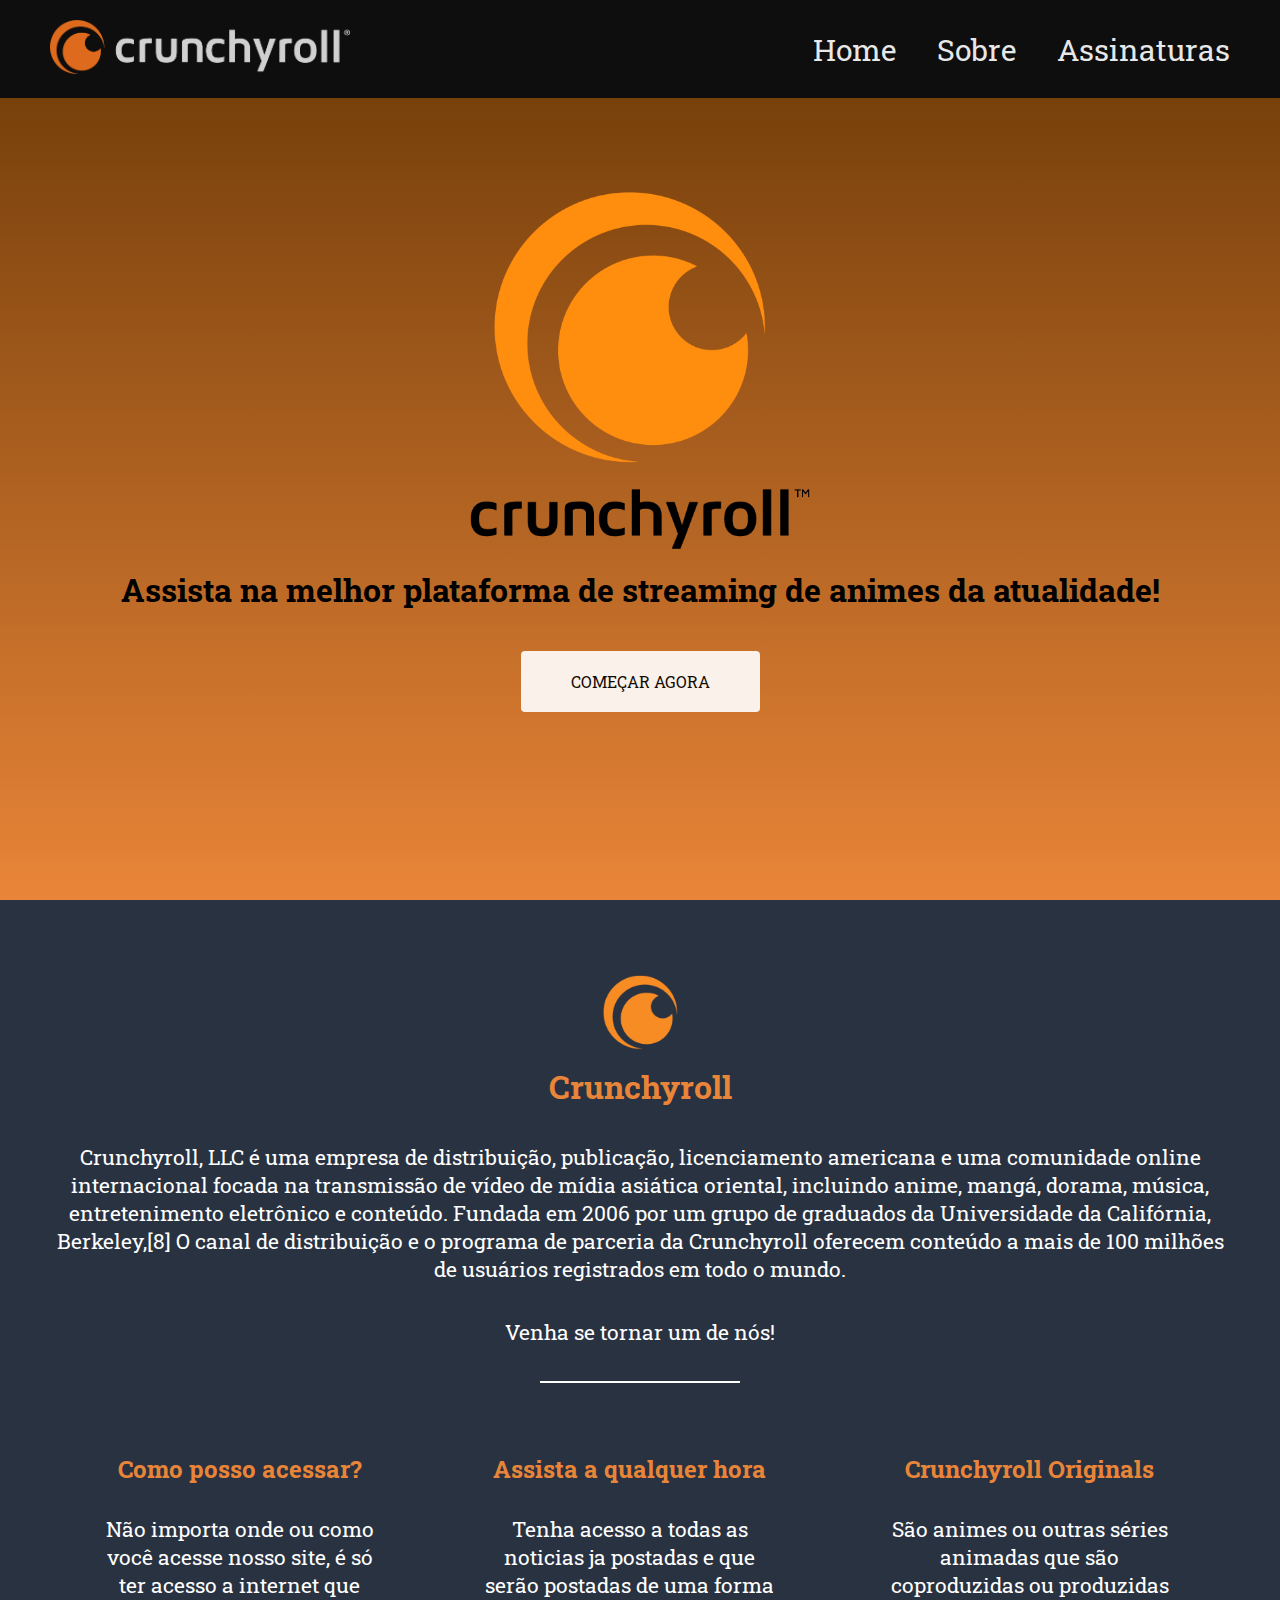
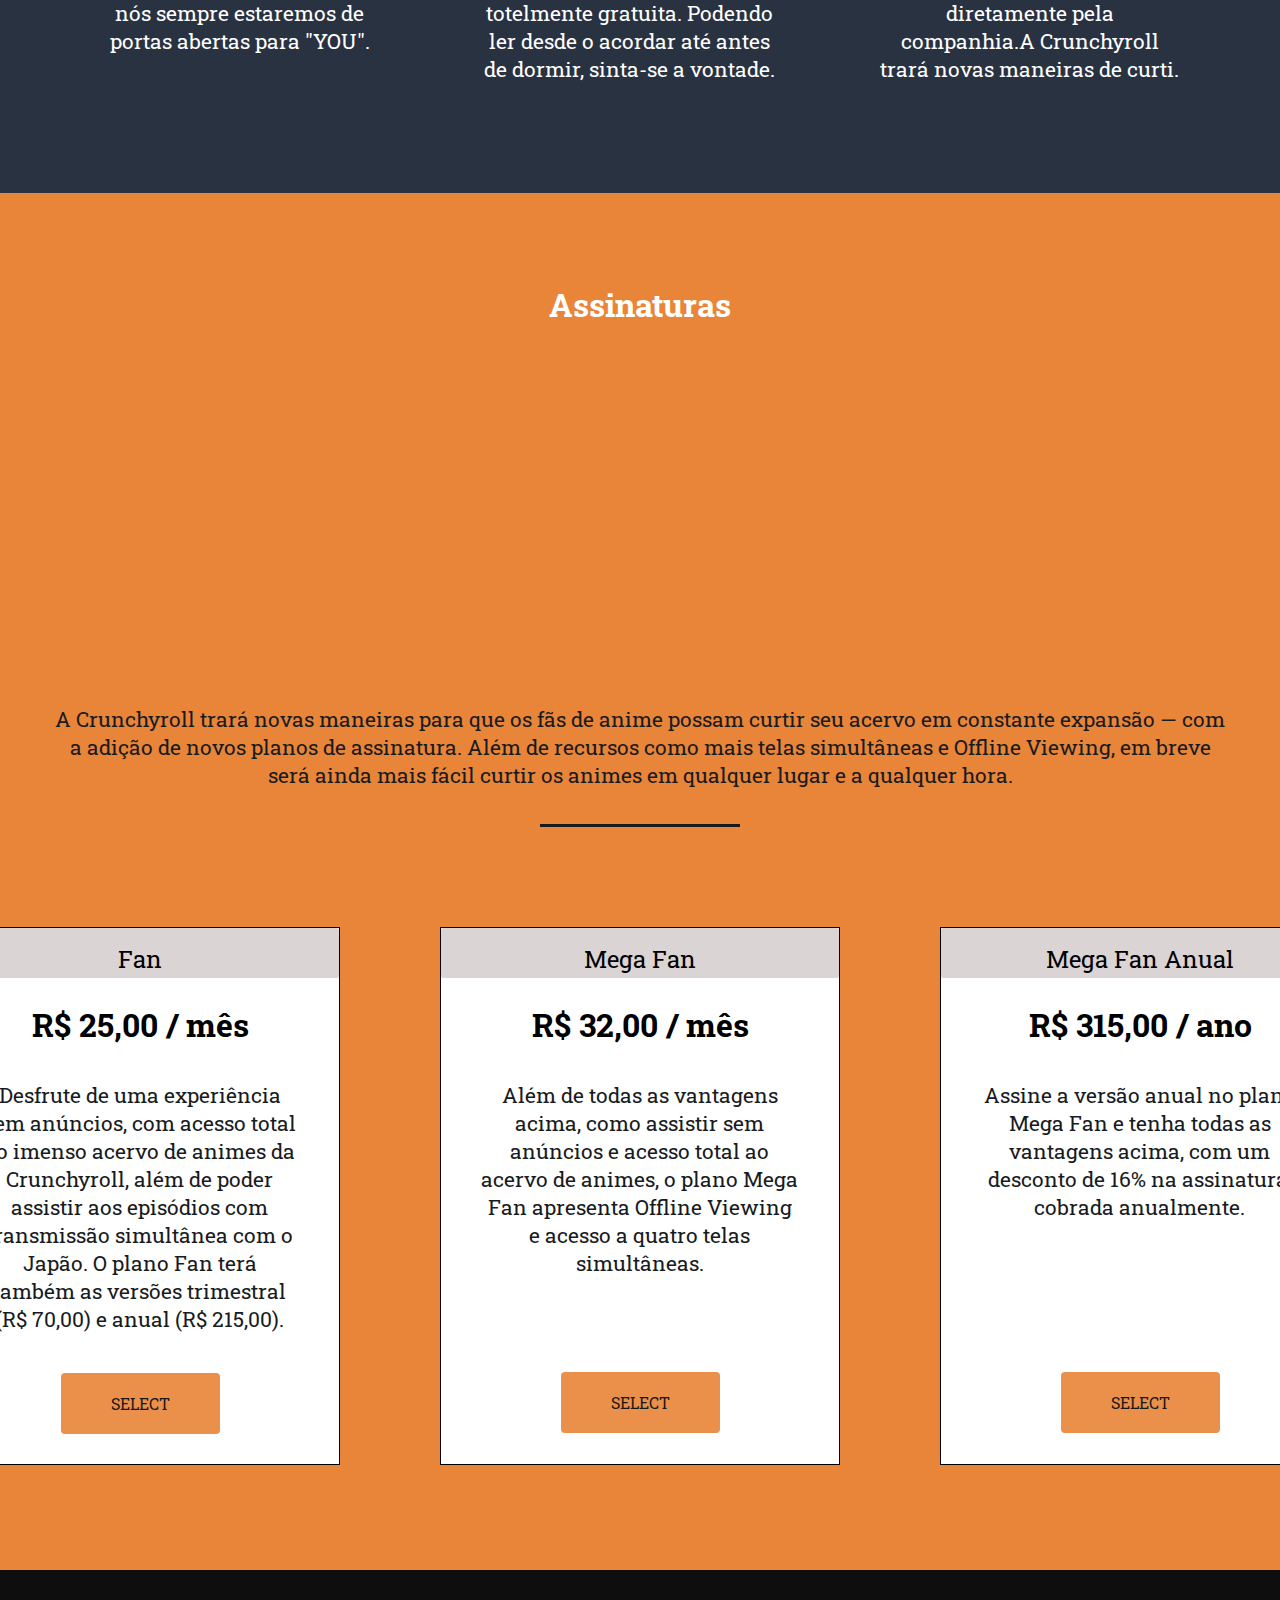
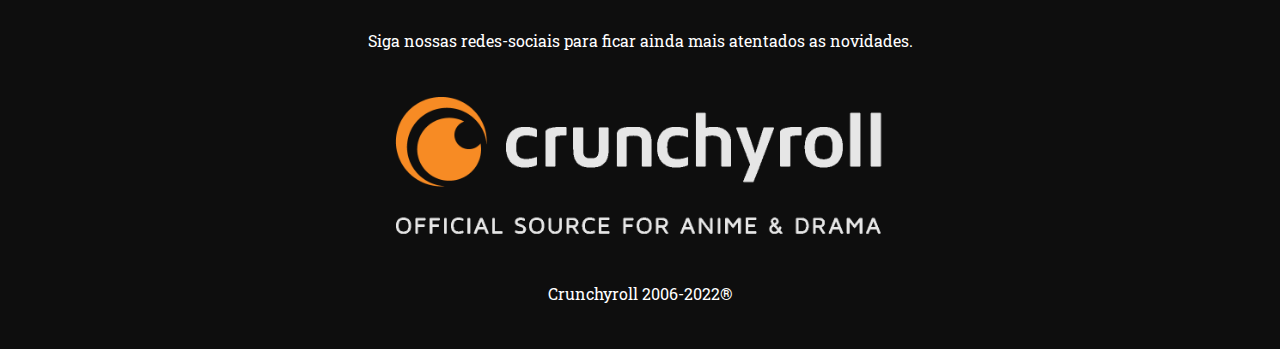
<file: index.htm>
<!DOCTYPE html>
<html lang="pt-BR">

<head>
    <meta charset="UTF-8">
    <meta http-equiv="X-UA-Compatible" content="IE=edge">
    <meta name="viewport" content="width=device-width, initial-scale=1.0">
    <title>Crunchyroll</title>
    <link rel="icon" href="imagens/icon.png">
    <link rel="stylesheet" href="index.css">
    <link rel="stylesheet" href="style.css">
    <link rel="stylesheet" href="https://cdnjs.cloudflare.com/ajax/libs/font-awesome/6.1.0/css/all.min.css"
        integrity="sha512-10/jx2EXwxxWqCLX/hHth/vu2KY3jCF70dCQB8TSgNjbCVAC/8vai53GfMDrO2Emgwccf2pJqxct9ehpzG+MTw=="
        crossorigin="anonymous" referrerpolicy="no-referrer" />
    <link rel="stylesheet" href="https://cdnjs.cloudflare.com/ajax/libs/font-awesome/6.1.0/css/all.min.css"
        integrity="sha512-10/jx2EXwxxWqCLX/hHth/vu2KY3jCF70dCQB8TSgNjbCVAC/8vai53GfMDrO2Emgwccf2pJqxct9ehpzG+MTw=="
        crossorigin="anonymous" referrerpolicy="no-referrer" />
</head>

<body>
    <header>
        <a href="index.html"><img src="imagens/logo.png" alt="Crunchyroll" /></a>

        <nav>
            <li><a href="index.html">Home</a></li>
            <li><a href="#infos">Sobre</a></li>
            <li><a href="#assinatura">Assinaturas</a></li>
        </nav>
    </header>
    <section class="title">
        <img src="imagens/Crunchyroll-Logo.png" alt="Crunchyroll">
        <h3>Assista na melhor plataforma de streaming de animes da atualidade!</h3>
        <a class="btn" href="#planos">Começar Agora</a>
    </section>
    <a name="infos"></a>
    <section class="sobre">
        <img src="imagens/icon.png">
        <h3>Crunchyroll</h3>
        <p>Crunchyroll, LLC é uma empresa de distribuição, publicação, licenciamento americana e uma comunidade online
            internacional focada na transmissão de vídeo de mídia asiática oriental, incluindo anime, mangá, dorama,
            música, entretenimento eletrônico e conteúdo. Fundada em 2006 por um grupo de graduados da Universidade da
            Califórnia, Berkeley,[8] O canal de distribuição e o programa de parceria da Crunchyroll oferecem conteúdo a
            mais de 100 milhões de usuários registrados em todo o mundo.</p>
        <p>Venha se tornar um de nós!</p>
        <hr>
        <ul class="grid">
            <li>
                <i class="fas fa-globe"></i>
                <h4>Como posso acessar?</h4>
                <p>Não importa onde ou como você acesse nosso site, é só ter acesso a internet que nós sempre estaremos
                    de portas abertas para "YOU".</p>
            </li>
            <li>
                <i class="fas fa-laptop"></i>
                <h4>Assista a qualquer hora</h4>
                <p>Tenha acesso a todas as noticias ja postadas e que serão postadas de uma forma totelmente gratuita.
                    Podendo ler desde o acordar até antes de dormir, sinta-se a vontade.</p>
            </li>
            <li>
                <i class="fas fa-tv"></i>
                <h4>Crunchyroll Originals</h4>
                <p>São animes ou outras séries animadas que são coproduzidas ou produzidas diretamente pela companhia.A
                    Crunchyroll trará novas maneiras de curti.</p>
            </li>
        </ul>
    </section>
    <a name="planos"></a>
    <section class="planos">
        <i class="fas fa-newspaper"></i>
        <h3>Assinaturas</h3>
        <div class="video"><iframe width="560" height="315" src="https://www.youtube.com/embed/6WeF3sS8SHw"
                title="YouTube video player" frameborder="0"
                allow="accelerometer; autoplay; clipboard-write; encrypted-media; gyroscope; picture-in-picture"
                allowfullscreen></iframe></div>
        <p>A Crunchyroll trará novas maneiras para que os fãs de anime possam curtir seu acervo em constante expansão —
            com a adição de novos planos de assinatura. Além de recursos como mais telas simultâneas e Offline Viewing,
            em breve será ainda mais fácil curtir os animes em qualquer lugar e a qualquer hora. </p>
        <hr>
        <div class="assin">
            <div class="plan">
                <div class="corpo">
                    <div class="plan-title">Fan</div>
                    <h2>R$ 25,00 / mês</h2>
                    <div class="texto">
                        <p>Desfrute de uma experiência sem anúncios, com acesso total ao imenso acervo de animes da
                            Crunchyroll,
                            além de poder assistir aos episódios com transmissão simultânea com o Japão. O plano Fan
                            terá também
                            as versões trimestral (R$ 70,00) e anual (R$ 215,00).</p>
                    </div>
                </div>
                <div class="footer"><a>Select</a></div>
            </div>
            <div class="plan">
                <div class="corpo">
                    <div class="plan-title">Mega Fan</div>
                    <h2>R$ 32,00 / mês</h2>
                    <div class="texto">
                        <p>Além de todas as vantagens acima, como assistir sem anúncios e acesso total ao acervo de
                            animes, o
                            plano Mega Fan apresenta Offline Viewing e acesso a quatro telas simultâneas.</p>
                    </div>
                </div>
                <div class="footer"><a>Select</a></div>
            </div>
            <div class="plan">
                <div class="corpo">
                    <div class="plan-title">Mega Fan Anual</div>
                    <h2>R$ 315,00 / ano</h2>
                    <div class="texto">
                        <p>Assine a versão anual no plano Mega Fan e tenha todas as vantagens acima, com um desconto de
                            16% na
                            assinatura, cobrada anualmente.</p>
                    </div>
                </div>
                <div class="footer"><a>Select</a></div>
            </div>
        </div>
    </section>
    <footer>
        <p>Siga nossas redes-sociais para ficar ainda mais atentados as novidades.</p>
        <ul>
            <li><a href=""><i class="fab fa-facebook"></i></a></li>
            <li><a href=""><i class="fab fa-twitter"></i></a></li>
            <li><a href=""><i class="fab fa-instagram"></i></a></li>
            <li><a href=""><i class="fab fa-linkedin"></i></a></li>
        </ul>
        <img src="imagens/footer.png" alt="Crunchyroll">
        <p>Crunchyroll 2006-2022&reg </p>
    </footer>
</body>

</html>
</file>
<file: index.css>
/* Index */

/* Title */
.title {
    background-image: linear-gradient(0deg, #E98538, #6a3806);
    min-height: 100vh;
    color: #000;
    display: flex;
    justify-content: center;
    align-items: center;
    flex-direction: column;
    text-align: center;
}

.title img {
    width: 650px;
    margin-bottom: 15px;
}

.title h3 {
    font-size: 2rem;
    margin-bottom: 40px;
}

.title .btn {
    background-color: #fff;
    border-radius: 4px;
    color: #000;
    padding: 20px 50px;
    text-transform: uppercase;
}

/* Sobre */
.sobre {
    background-color: #293241;
    display: flex;
    flex-direction: column;
    align-items: center;
    padding: 75px 50px;
}

.sobre img {
    width: 75px;
    margin-bottom: 15px;
}

.sobre h3 {
    font-size: 2rem;
    margin-bottom: 35px;
    color: #E98538;
}

.sobre p {
    max-width: 1400px;
    margin-bottom: 35px;
    color: #fff;
    text-align: center;
    font-size: 1.3rem;
}

.sobre hr {
    width: 200px;
    height: 2px;
    background-color: #fff;
    margin-bottom: 70px;
    border: none;
}

.sobre .grid {
    width: 100%;
    display: flex;
}

.sobre .grid li {
    padding: 0 50px;
    text-align: center;
}

.sobre .grid li i {
    color: #E98538;
    font-size: 50px;
    margin-bottom: 30px;
}

.sobre .grid li h4 {
    font-size: 1.5rem;
    color: #E98538;
    margin-bottom: 30px;
}

.sobre .grid li p {
    color: #fff;
}

/* PLanos */
.planos {
    background-color: #E98538;
    display: flex;
    flex-direction: column;
    align-items: center;
    padding: 75px 50px;
}

.planos i {
    color: #181b21;
    font-size: 75px;
    margin-bottom: 15px;
}

.planos h3 {
    font-size: 2rem;
    margin-bottom: 35px;
    color: #fff;
}

.planos p {
    max-width: 1400px;
    margin-bottom: 35px;
    color: #181b21;
    text-align: center;
    font-size: 1.3rem;
}

.planos hr {
    width: 200px;
    height: 3px;
    background-color: #181b21;
    margin-bottom: 70px;
    border: none;
}

.planos .grid {
    width: 100%;
    display: flex;
    flex-direction: column;
}

.planos .video {
    margin: 0 0 25px 0;
}

.planos .assin {
    width: 100%;
    display: flex;
    margin: 30px 0px;
    justify-content: center;
}

.planos .assin .plan {
    display: flex;
    flex-direction: column;
    margin: 0 50px;
    text-align: center;
    background-color: #fff;
    min-width: 400px;
    min-height: 10px;
    border: 1px solid #000;
    align-items: center;
    text-align: center;
}
.planos .assin .plan .corpo{
    width: 100%;
    height:95%;
}

.planos .assin .plan .footer{
    width: 100%;
    height:5%;
    margin: 50px;
}

.planos .assin .plan .corpo .texto{
    display: flex;
    align-items: center;
    text-align: center;
    justify-content: center;
}


.planos .assin .plan .plan-title {
    width: 100%;
    height: 50px;
    border-radius: 2px;
    background-color: rgb(218, 212, 212);
    color: black;
    padding: 15px 0;
    font-size: 1.5rem;
    justify-content: center;
    text-align: center;
}

.planos .assin .plan h2 {
    color: #000;
    font-size: 2rem;
    margin: 25px 0;
}

.planos .assin .plan p {
    max-width: 80%;
    margin: 10px 0;
    color: #181b21;
    text-align: center;
    font-size: 1.3rem;
}

.planos .assin .plan a {
    background-color: #E98538;
    border-radius: 4px;
    color: #000;
    padding: 20px 50px;
    text-transform: uppercase;
    margin: 25px 0;
}
</file>
<file: style.css>
/* Padrão do Site */
@import url('https://fonts.googleapis.com/css2?family=Roboto+Slab:wght@700&display=swap');

/* Geral */
* {
  margin: 0;
  padding: 0;
  font-size: 100%;
  box-sizing: border-box;
  font-family: "Roboto Slab", sans-serif;
}

nav,
ul {
  list-style: none;
}

a {
  text-decoration: none;
  cursor: pointer;
  opacity: 0.9;
}

a:hover {
  opacity: 1;
}

html {
  scroll-behavior: smooth;
}

body {
  background-color: #fff;
}

/* Menu */
header {
  width: 100%;
  position: absolute;
  top: 0;
  left: 0;
  display: flex;
  flex-direction: column;
  justify-content: space-between;
  align-items: center;
  padding: 20px 50px;
  background-color: #0e0e0e;
}

header img {
  width: 300px;
  margin-bottom: 15px;
}

header nav {
  display: flex;
}

header li a {
  color: #fff;
  font-size: 25px;
}

header li {
  margin: 0 20px;
}

header li:first-child {
  margin-left: 0;
}

header li:last-child {
  margin-right: 0;
}

@media(min-width:900px) {
  header {
    flex-direction: row;
  }

  header img {
    margin-bottom: 0px;
  }

  header li a {
    font-size: 30px;
  }
}

/* Rodapé */
footer {
  display: flex;
  flex-direction: column;
  background-color: #0e0e0e;
  padding: 30px 0px;
  align-items: center;
}

footer ul {
  display: flex;
  margin-bottom: 10px;
}

footer ul li {
  margin-right: 15px;
}

footer ul li:first-child {
  margin-left: 0;
}

footer ul li:last-child {
  margin-right: 0;
}

footer ul li a {
  color: #fff;
  font-size: 2rem;
}

footer img {
  width: 500px;
  margin-bottom: 15px;
}

footer p {
  color: #fff;
  text-align: center;
  margin: 30px 0px;
}

footer p:last-child {
  margin-bottom: 15px;
}
</file>
